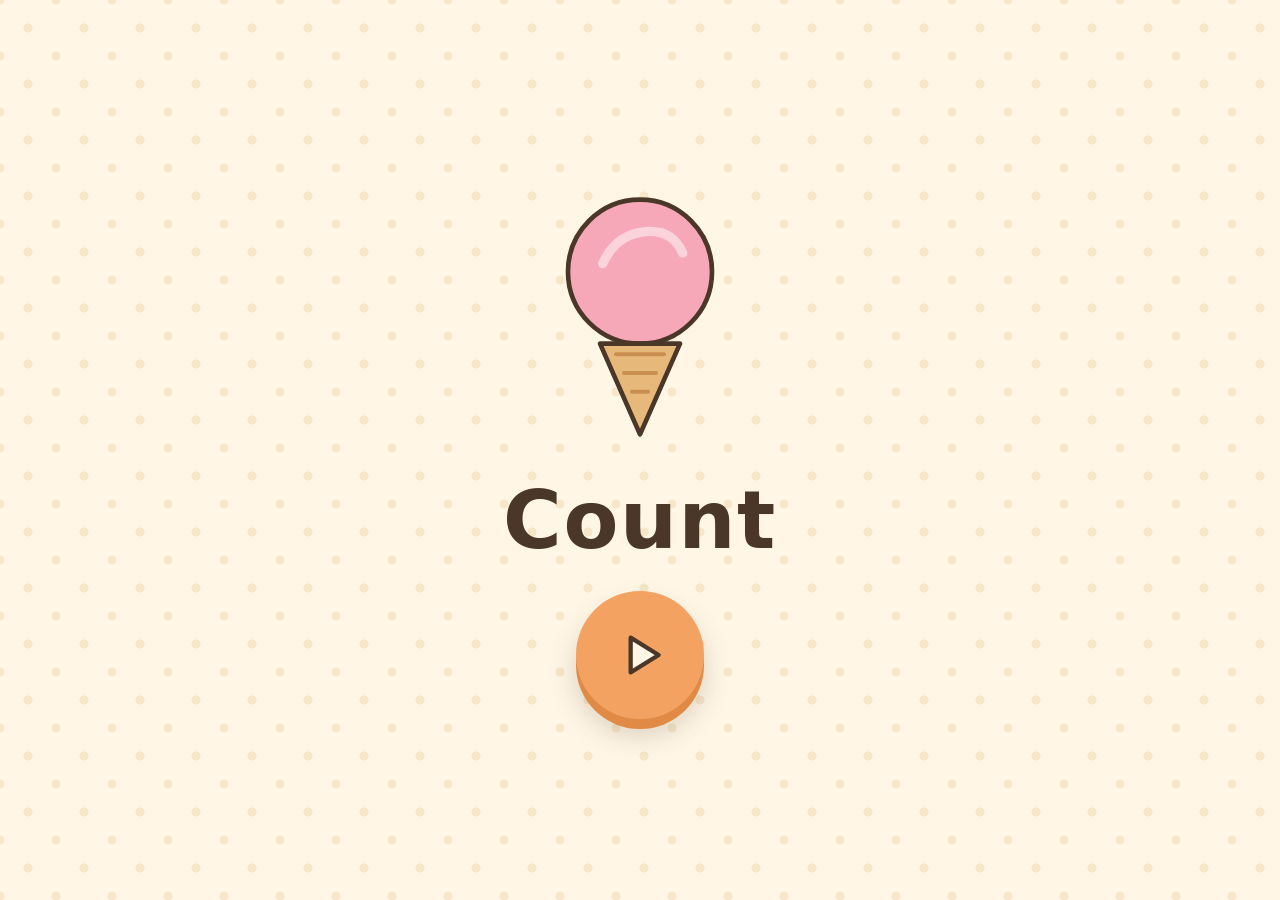
<file: games/count-the-ice-cream-cones/index.html>
<!DOCTYPE html>
<html lang="en">
<head>
<meta charset="utf-8">
<meta name="viewport" content="width=device-width, initial-scale=1, maximum-scale=1, user-scalable=no, viewport-fit=cover">
<meta name="theme-color" content="#FFF6E5">
<link rel="icon" href="data:image/svg+xml,%3Csvg xmlns='http://www.w3.org/2000/svg' viewBox='0 0 16 16'%3E%3Ccircle cx='8' cy='6' r='5' fill='%23F7A8B8' stroke='%234A3728'/%3E%3Cpath d='M4 10h8l-4 5z' fill='%23E6B87A' stroke='%234A3728'/%3E%3C/svg%3E">
<title>Count</title>
<link rel="stylesheet" href="styles.css">
</head>
<body data-state="loading">
<svg class="defs" aria-hidden="true" focusable="false">
  <defs>
    <symbol id="sym-scoop" viewBox="0 0 120 115">
      <circle cx="60" cy="60" r="54" fill="currentColor" stroke="#4A3728" stroke-width="3.5"></circle>
      <path d="M30 56 q10 -22 32 -24 q20 -2 28 16" fill="none" stroke="rgba(255,255,255,0.5)" stroke-width="7" stroke-linecap="round"></path>
      <circle cx="45" cy="82" r="6" fill="rgba(255,255,255,0.35)"></circle>
    </symbol>
    <symbol id="sym-cone" viewBox="0 0 120 85">
      <path d="M28 5 L92 5 L60 80 Z" fill="#E6B87A" stroke="#4A3728" stroke-width="3.5" stroke-linejoin="round"></path>
      <path d="M36 12 L80 12 M44 28 L71 28 M51 44 L64 44" stroke="#C98F4F" stroke-width="3" stroke-linecap="round"></path>
      <path d="M32 16 L56 74 M54 8 L72 62 M74 8 L88 50" stroke="#C98F4F" stroke-width="2" stroke-linecap="round" opacity="0.65"></path>
    </symbol>
    <symbol id="sym-logo" viewBox="0 0 120 190">
      <circle cx="60" cy="62" r="54" fill="#F7A8B8" stroke="#4A3728" stroke-width="3.5"></circle>
      <path d="M32 56 q10 -22 32 -24 q20 -2 28 16" fill="none" stroke="rgba(255,255,255,0.5)" stroke-width="7" stroke-linecap="round"></path>
      <path d="M30 116 L90 116 L60 184 Z" fill="#E6B87A" stroke="#4A3728" stroke-width="3.5" stroke-linejoin="round"></path>
      <path d="M42 124 L78 124 M48 138 L72 138 M54 152 L66 152" stroke="#C98F4F" stroke-width="3" stroke-linecap="round"></path>
    </symbol>
    <symbol id="sym-play" viewBox="0 0 24 24">
      <path d="M8.5 5.5 19 12 8.5 18.5z" fill="#FFF6E5" stroke="#4A3728" stroke-width="1.6" stroke-linejoin="round"></path>
    </symbol>
    <symbol id="sym-replay" viewBox="0 0 24 24">
      <path d="M3.5 12a8.5 8.5 0 1 0 2.6-6.1" fill="none" stroke="#FFF6E5" stroke-width="2.6" stroke-linecap="round"></path>
      <path d="M3 3v5h5" fill="none" stroke="#FFF6E5" stroke-width="2.6" stroke-linecap="round" stroke-linejoin="round"></path>
    </symbol>
    <symbol id="sym-home" viewBox="0 0 24 24">
      <path d="M3.5 10.5 12 3.5l8.5 7" fill="none" stroke="#4A3728" stroke-width="2.4" stroke-linecap="round" stroke-linejoin="round"></path>
      <path d="M5.5 9.5V20.5h13V9.5" fill="none" stroke="#4A3728" stroke-width="2.4" stroke-linecap="round" stroke-linejoin="round"></path>
      <path d="M9.5 20.5v-5.5h5v5.5" fill="none" stroke="#4A3728" stroke-width="2.4" stroke-linecap="round" stroke-linejoin="round"></path>
    </symbol>
    <symbol id="sym-arrow" viewBox="0 0 48 48">
      <path d="M24 6v26" fill="none" stroke="#4A3728" stroke-width="7" stroke-linecap="round"></path>
      <path d="M10 22 24 38l14-16" fill="none" stroke="#4A3728" stroke-width="7" stroke-linecap="round" stroke-linejoin="round"></path>
    </symbol>
    <symbol id="sym-trophy" viewBox="0 0 24 24">
      <path d="M7 3h10v6a5 5 0 0 1-10 0z" fill="#F4A261" stroke="#4A3728" stroke-width="1.6" stroke-linejoin="round"></path>
      <path d="M7 4H4.5A2.5 2.5 0 0 0 7 8.6" fill="none" stroke="#4A3728" stroke-width="1.6" stroke-linecap="round"></path>
      <path d="M17 4h2.5A2.5 2.5 0 0 1 17 8.6" fill="none" stroke="#4A3728" stroke-width="1.6" stroke-linecap="round"></path>
      <path d="M12 14v4" fill="none" stroke="#4A3728" stroke-width="1.6" stroke-linecap="round"></path>
      <path d="M8 21h8l-1-3.5H9z" fill="#F4A261" stroke="#4A3728" stroke-width="1.6" stroke-linejoin="round"></path>
    </symbol>
  </defs>
</svg>

<main id="app">
  <section class="screen screen-loading" data-screen="loading"></section>

  <section class="screen screen-title" data-screen="title">
    <button id="logo" class="logo" type="button" aria-label="Ice cream. Hold for three seconds to reset progress.">
      <svg viewBox="0 0 120 190" aria-hidden="true"><use href="#sym-logo"></use></svg>
    </button>
    <h1 class="title-word">Count</h1>
    <button id="play" class="circle-btn play-btn" type="button" aria-label="Play">
      <svg viewBox="0 0 24 24" aria-hidden="true"><use href="#sym-play"></use></svg>
    </button>
  </section>

  <section class="screen screen-play" data-screen="play">
    <button id="home-play" class="circle-btn home-btn" type="button" aria-label="Home">
      <svg viewBox="0 0 24 24" aria-hidden="true"><use href="#sym-home"></use></svg>
    </button>
    <div id="field" class="field"></div>
  </section>

  <section class="screen screen-complete" data-screen="complete">
    <button id="home-complete" class="circle-btn home-btn" type="button" aria-label="Home">
      <svg viewBox="0 0 24 24" aria-hidden="true"><use href="#sym-home"></use></svg>
    </button>
    <div class="complete-inner">
      <svg class="trophy" viewBox="0 0 24 24" aria-hidden="true"><use href="#sym-trophy"></use></svg>
      <button id="replay" class="circle-btn play-btn replay-btn" type="button" aria-label="Play again">
        <svg viewBox="0 0 24 24" aria-hidden="true"><use href="#sym-replay"></use></svg>
      </button>
    </div>
  </section>

  <canvas id="confetti" class="confetti" aria-hidden="true"></canvas>
</main>
<script src="game.js"></script>
</body>
</html>
</file>
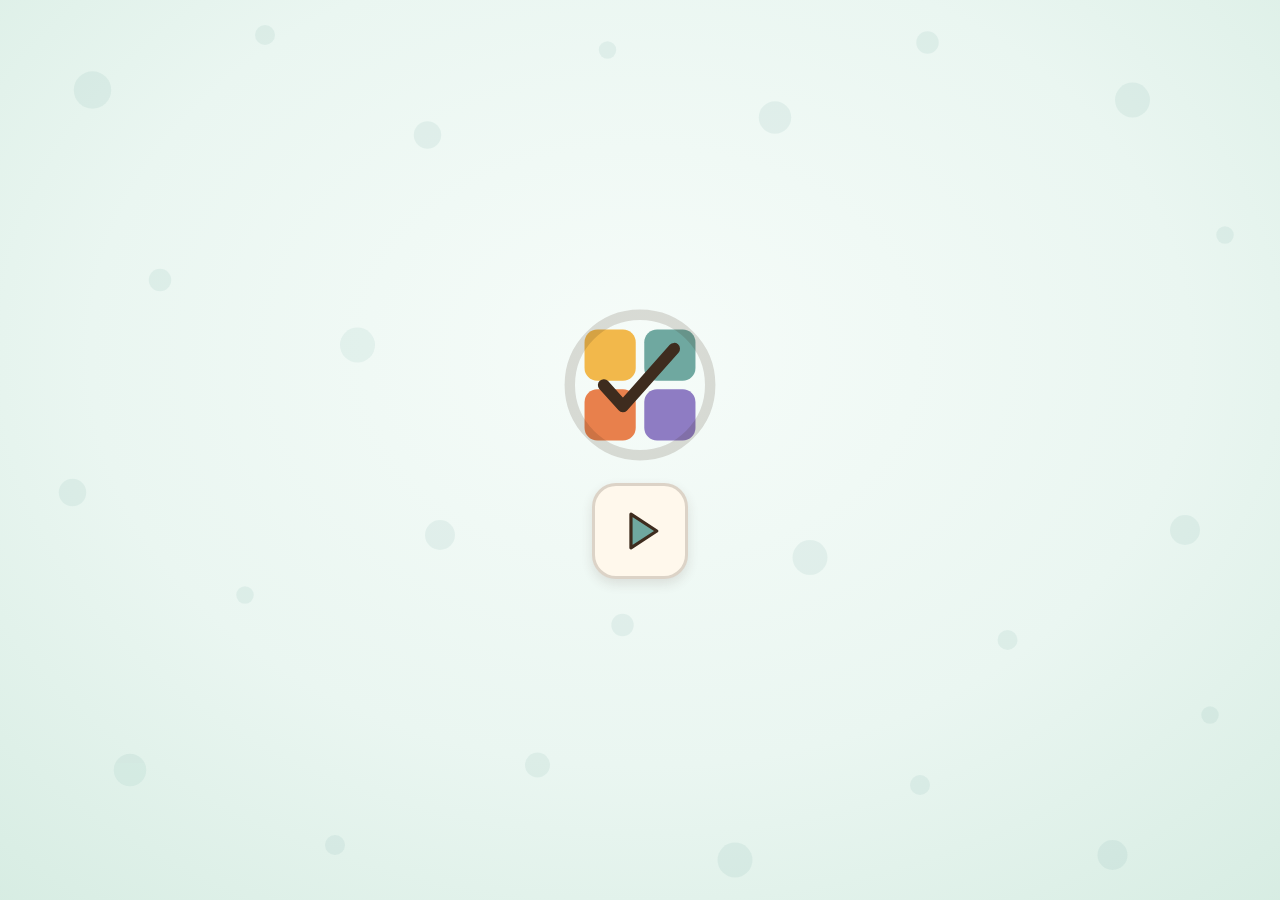
<file: games/matching-games/index.html>
<!doctype html>
<html lang="en">
<head>
<meta charset="utf-8">
<meta name="viewport" content="width=device-width, initial-scale=1, viewport-fit=cover">
<meta name="color-scheme" content="light">
<title>Play</title>
<link rel="icon" href="data:image/svg+xml,%3Csvg xmlns='http://www.w3.org/2000/svg' viewBox='0 0 64 64'%3E%3Crect x='4' y='4' width='26' height='26' rx='8' fill='%23F2B84B'/%3E%3Crect x='34' y='4' width='26' height='26' rx='8' fill='%236FA8A0'/%3E%3Crect x='4' y='34' width='26' height='26' rx='8' fill='%23E8804C'/%3E%3Crect x='34' y='34' width='26' height='26' rx='8' fill='%238E7CC3'/%3E%3C/svg%3E">
<link rel="stylesheet" href="styles.css">
</head>
<body>
<div id="app" data-state="loading">

  <!-- bg_room: soft mint play backdrop, radial gradient, subtle dots -->
  <svg class="bg-room" viewBox="0 0 1024 768" preserveAspectRatio="xMidYMid slice" aria-hidden="true" focusable="false">
    <defs>
      <radialGradient id="bgGrad" cx="50%" cy="40%" r="78%">
        <stop offset="0%" stop-color="#F6FCF9"/>
        <stop offset="55%" stop-color="#EAF6F1"/>
        <stop offset="100%" stop-color="#D6ECE2"/>
      </radialGradient>
    </defs>
    <rect width="1024" height="768" fill="url(#bgGrad)"/>
    <g fill="#6FA8A0" opacity="0.11">
      <circle cx="74" cy="96" r="15"/><circle cx="212" cy="52" r="8"/><circle cx="342" cy="132" r="11"/>
      <circle cx="486" cy="64" r="7"/><circle cx="620" cy="118" r="13"/><circle cx="742" cy="58" r="9"/>
      <circle cx="906" cy="104" r="14"/><circle cx="980" cy="212" r="7"/><circle cx="128" cy="248" r="9"/>
      <circle cx="286" cy="300" r="14"/><circle cx="58" cy="418" r="11"/><circle cx="196" cy="500" r="7"/>
      <circle cx="352" cy="452" r="12"/><circle cx="498" cy="524" r="9"/><circle cx="648" cy="470" r="14"/>
      <circle cx="806" cy="536" r="8"/><circle cx="948" cy="448" r="12"/><circle cx="104" cy="640" r="13"/>
      <circle cx="268" cy="700" r="8"/><circle cx="430" cy="636" r="10"/><circle cx="588" cy="712" r="14"/>
      <circle cx="736" cy="652" r="8"/><circle cx="890" cy="708" r="12"/><circle cx="968" cy="596" r="7"/>
    </g>
  </svg>

  <header class="topbar" id="topbar">
    <!-- HOME: 64x64, 24 px margin, top-left -->
    <button class="icon-btn home-btn" id="homeBtn" type="button" aria-label="Home" hidden>
      <svg class="art" viewBox="0 0 64 64" aria-hidden="true" focusable="false"><use href="#i-home"></use></svg>
    </button>
    <!-- prompt_card: pair pictogram + pip row (not interactive) -->
    <div class="prompt-card" id="promptCard" hidden aria-hidden="true">
      <svg class="prompt-pict" viewBox="0 0 140 140" aria-hidden="true" focusable="false"><use href="#i-prompt"></use></svg>
      <div class="pip-row" id="pipRow"></div>
    </div>
  </header>

  <main class="playfield" id="playfield">
    <div class="board" id="board" role="group" aria-label="Card board"></div>
  </main>

  <section class="screen title-screen" id="titleScreen" hidden>
    <button class="logo-btn" id="logoBtn" type="button"
            aria-label="Matching pairs board, hold three seconds to reset progress">
      <svg class="logo-art" viewBox="0 0 120 120" aria-hidden="true" focusable="false"><use href="#i-logo"></use></svg>
      <svg class="hold-ring" viewBox="0 0 120 120" aria-hidden="true" focusable="false">
        <circle class="hold-ring-track" cx="60" cy="60" r="54"></circle>
        <circle class="hold-ring-fill" id="holdRingFill" cx="60" cy="60" r="54"></circle>
      </svg>
      <svg class="hold-check" id="holdCheck" viewBox="0 0 40 40" aria-hidden="true" focusable="false"><use href="#i-check"></use></svg>
    </button>
    <button class="icon-btn play-btn" id="playBtn" type="button" aria-label="Play">
      <svg class="art" viewBox="0 0 96 96" aria-hidden="true" focusable="false"><use href="#i-play"></use></svg>
    </button>
  </section>

  <section class="screen complete-screen" id="completeScreen" hidden>
    <svg class="trophy-art" viewBox="0 0 200 200" aria-hidden="true" focusable="false"><use href="#i-trophy"></use></svg>
    <button class="icon-btn replay-btn" id="replayBtn" type="button" aria-label="Play again">
      <svg class="art" viewBox="0 0 96 96" aria-hidden="true" focusable="false"><use href="#i-replay"></use></svg>
    </button>
  </section>

  <div class="confetti-layer" id="confettiLayer" aria-hidden="true"></div>
</div>

<!-- inline SVG asset stubs (section 11) -->
<svg class="sprite" aria-hidden="true" focusable="false">
  <defs>
    <symbol id="i-home" viewBox="0 0 64 64">
      <path d="M32 8 L58 30 H50 V56 H14 V30 H6 Z" fill="#6FA8A0" stroke="#3E2C1E" stroke-width="3.5" stroke-linejoin="round"/>
      <rect x="25" y="38" width="14" height="18" rx="4" fill="#FFF8EC" stroke="#3E2C1E" stroke-width="3.5"/>
    </symbol>
    <symbol id="i-play" viewBox="0 0 96 96">
      <path d="M34 22 L74 48 L34 74 Z" fill="#6FA8A0" stroke="#3E2C1E" stroke-width="5" stroke-linejoin="round"/>
    </symbol>
    <symbol id="i-replay" viewBox="0 0 96 96">
      <path d="M48 18 A30 30 0 1 1 18 48" fill="none" stroke="#6FA8A0" stroke-width="10" stroke-linecap="round"/>
      <path d="M40 4 L40 32 L64 18 Z" fill="#6FA8A0" stroke="#3E2C1E" stroke-width="4" stroke-linejoin="round"/>
    </symbol>
    <symbol id="i-check" viewBox="0 0 40 40">
      <circle cx="20" cy="20" r="18.5" fill="#FFF8EC" stroke="#3E2C1E" stroke-width="2.5"/>
      <path d="M10 21 L17 28 L31 11" fill="none" stroke="#7BC47F" stroke-width="7" stroke-linecap="round" stroke-linejoin="round"/>
    </symbol>
    <symbol id="i-logo" viewBox="0 0 120 120">
      <rect x="8" y="8" width="48" height="48" rx="12" fill="#F2B84B"/>
      <rect x="64" y="8" width="48" height="48" rx="12" fill="#6FA8A0"/>
      <rect x="8" y="64" width="48" height="48" rx="12" fill="#E8804C"/>
      <rect x="64" y="64" width="48" height="48" rx="12" fill="#8E7CC3"/>
      <path d="M26 60 L44 80 L92 26" fill="none" stroke="#3E2C1E" stroke-width="11" stroke-linecap="round" stroke-linejoin="round"/>
    </symbol>
    <symbol id="i-prompt" viewBox="0 0 140 140">
      <rect x="10" y="16" width="66" height="84" rx="14" fill="#6FA8A0" opacity="0.85"/>
      <rect x="48" y="34" width="70" height="88" rx="14" fill="#F2B84B"/>
      <path d="M62 80 L78 96 L106 60" fill="none" stroke="#3E2C1E" stroke-width="10" stroke-linecap="round" stroke-linejoin="round"/>
    </symbol>
    <symbol id="i-trophy" viewBox="0 0 200 200">
      <path d="M62 40 H38 a22 30 0 0 0 26 38" fill="none" stroke="#E8B45C" stroke-width="13" stroke-linecap="round"/>
      <path d="M138 40 H162 a22 30 0 0 1 -26 38" fill="none" stroke="#E8B45C" stroke-width="13" stroke-linecap="round"/>
      <path d="M52 26 h96 v34 a48 48 0 0 1 -96 0 Z" fill="#F2B84B" stroke="#3E2C1E" stroke-width="5" stroke-linejoin="round"/>
      <path d="M100 42 l6 12 13 2 -9 9 2 13 -12 -6 -12 6 2 -13 -9 -9 13 -2 Z" fill="#FFF8EC"/>
      <rect x="90" y="106" width="20" height="32" fill="#E8B45C" stroke="#3E2C1E" stroke-width="5"/>
      <rect x="58" y="136" width="84" height="18" rx="9" fill="#E8B45C" stroke="#3E2C1E" stroke-width="5"/>
      <rect x="42" y="154" width="116" height="22" rx="11" fill="#F2B84B" stroke="#3E2C1E" stroke-width="5"/>
    </symbol>
  </defs>
</svg>

<script type="module" src="game.js"></script>
</body>
</html>
</file>
<file: games/count-the-ice-cream-cones/styles.css>
:root{
  --bg:#FFF6E5;
  --ink:#4A3728;
  --accent:#F4A261;
  --accent-dark:#E08A45;
  --success:#7BC47F;
  --cream:#FFF3D6;
  --dot:#F7E6C8;
}
*,*::before,*::after{box-sizing:border-box;}
html,body{height:100%;}
body{
  margin:0;
  overflow:hidden;
  color:var(--ink);
  font-family:ui-rounded,"SF Pro Rounded",system-ui,-apple-system,"Segoe UI",sans-serif;
  background-color:var(--bg);
  background-image:radial-gradient(var(--dot) 11%,transparent 12%),radial-gradient(var(--dot) 11%,transparent 12%);
  background-size:56px 56px;
  background-position:0 0,28px 28px;
  -webkit-tap-highlight-color:transparent;
  -webkit-touch-callout:none;
  user-select:none;
  -webkit-user-select:none;
  touch-action:manipulation;
}
button{font-family:inherit;color:inherit;}
button:focus-visible{outline:4px solid var(--ink);outline-offset:4px;}
.defs{position:absolute;width:0;height:0;overflow:hidden;}
.screen{position:fixed;inset:0;display:none;}
body[data-state="loading"] .screen-loading{display:block;}
body[data-state="title"] .screen-title{display:flex;}
body[data-state="playing"] .screen-play,
body[data-state="celebrating"] .screen-play{display:block;}
body[data-state="complete"] .screen-complete{display:flex;}

.screen-title,.screen-complete{
  flex-direction:column;
  align-items:center;
  justify-content:center;
  gap:24px;
  padding:24px;
}
.logo{background:none;border:0;padding:8px;cursor:pointer;border-radius:24px;line-height:0;}
.logo svg{width:clamp(96px,18vw,160px);height:auto;}
.logo.shimmer{animation:shimmer .9s ease-in-out 2;}
@keyframes shimmer{
  0%,100%{filter:none;transform:scale(1);}
  50%{filter:drop-shadow(0 0 22px var(--accent)) brightness(1.08);transform:scale(1.06);}
}
.title-word{margin:0;font-size:clamp(40px,7vw,80px);font-weight:800;letter-spacing:.02em;}
.circle-btn{display:grid;place-items:center;border-radius:50%;cursor:pointer;border:0;}
.play-btn{
  width:128px;height:128px;min-width:96px;min-height:96px;
  background:var(--accent);
  box-shadow:0 10px 0 var(--accent-dark),0 16px 28px rgba(74,55,40,.2);
  transition:transform .08s ease,box-shadow .08s ease;
}
.play-btn svg{width:64px;height:64px;}
.play-btn:active{transform:translateY(8px);box-shadow:0 2px 0 var(--accent-dark),0 4px 10px rgba(74,55,40,.2);}
.replay-btn{width:112px;height:112px;}
.replay-btn svg{width:56px;height:56px;}
.home-btn{
  position:fixed;top:24px;left:24px;z-index:30;
  width:72px;height:72px;min-width:64px;min-height:64px;
  background:var(--cream);
  border:3px solid rgba(74,55,40,.65);
  box-shadow:0 6px 0 rgba(74,55,40,.18);
  transition:transform .08s ease,box-shadow .08s ease;
}
.home-btn svg{width:40px;height:40px;}
.home-btn:active{transform:translateY(5px);box-shadow:0 2px 0 rgba(74,55,40,.18);}
.field{
  position:fixed;inset:0;z-index:1;
  display:flex;flex-direction:column;align-items:center;justify-content:center;
  gap:18px;
  padding:104px 24px 32px;
  touch-action:none;
}
.row{display:flex;align-items:flex-end;justify-content:center;gap:var(--gap,12px);}
.cone{
  position:relative;display:block;padding:0;background:none;border:0;
  width:var(--cone-w,120px);
  cursor:pointer;touch-action:none;
  color:var(--scoop,#F7A8B8);
  border-radius:20px;
}
.cone:focus-visible{outline:4px solid var(--ink);outline-offset:6px;}
.cone .art{display:flex;flex-direction:column;align-items:center;width:100%;}
.cone .scoop-svg{display:block;width:100%;height:auto;}
.cone .cone-svg{display:block;width:88%;height:auto;margin-top:-6%;}
.cone.bounce .art{animation:cone-bounce .1s ease-out;}
@keyframes cone-bounce{
  0%,100%{transform:translateY(0);}
  50%{transform:translateY(-14px);}
}
.badge{
  position:absolute;left:50%;bottom:calc(100% + 8px);
  transform:translateX(-50%);
  display:none;
  min-width:1.05em;
  padding:.04em .16em .1em;
  background:var(--cream);
  border:2px solid var(--ink);
  border-radius:.24em;
  font-size:var(--badge-font,96px);
  font-weight:800;
  line-height:1;
  text-align:center;
  color:var(--ink);
  box-shadow:0 5px 0 rgba(74,55,40,.12);
}
.badge.show{display:block;animation:badge-pop .15s ease-out both;}
@keyframes badge-pop{
  0%{transform:translateX(-50%) scale(0);}
  100%{transform:translateX(-50%) scale(1);}
}
.badge.pulse{animation:badge-pulse .12s ease-in-out;}
@keyframes badge-pulse{
  0%,100%{transform:translateX(-50%) scale(1);}
  50%{transform:translateX(-50%) scale(1.1);}
}
.field.celebrating .badge{animation:badge-celebrate .6s ease-in-out infinite;}
@keyframes badge-celebrate{
  0%,100%{transform:translateX(-50%) scale(1);}
  50%{transform:translateX(-50%) scale(1.15);}
}
.hint-arrow{
  position:absolute;left:50%;bottom:calc(100% + 8px);
  transform:translateX(-50%);
  width:48px;height:48px;
  pointer-events:none;
  animation:arrow-bounce 1.1s ease-in-out infinite;
}
.hint-arrow svg{width:100%;height:100%;}
@keyframes arrow-bounce{
  0%,100%{transform:translateX(-50%) translateY(0);}
  50%{transform:translateX(-50%) translateY(-14px);}
}
.complete-inner{display:flex;flex-direction:column;align-items:center;gap:32px;}
.trophy{width:min(240px,40vh);height:auto;animation:trophy-pop .6s ease-out both;}
@keyframes trophy-pop{
  0%{transform:scale(0);}
  70%{transform:scale(1.1);}
  100%{transform:scale(1);}
}
.confetti{position:fixed;inset:0;z-index:40;pointer-events:none;}
</file>
<file: games/matching-games/styles.css>
/* Matching games (Logic+) — "Pair up"
   Palette + layout numbers per spec section 8 / 11. */

:root {
  --bg: #EAF6F1;
  --ink: #3E2C1E;
  --cream: #FFF8EC;
  --teal: #6FA8A0;
  --gold: #F2B84B;
  --coral: #E8804C;
  --coral-stroke: #E2735C;
  --green: #7BC47F;
  --deep-green: #5FA463;
  --violet: #8E7CC3;
  --brick: #C96B58;
  --sand: #E8B45C;
  --sky: #A9C9E8;

  /* layout numbers, recomputed by game.js per viewport */
  --topbar: 144px;
  --home: 64px;
  --prompt: 140px;
  --pip: 10px;
  --pip-gap: 5px;
  --gap: 16px;
  --card: 140px;
  --cols: 3;
  --play-w: 960px;
  --play-h: 600px;
}

* { box-sizing: border-box; }

[hidden] { display: none !important; }

html, body {
  height: 100%;
  margin: 0;
  overflow: hidden;
  background: var(--bg);
  color: var(--ink);
  font-family: ui-rounded, system-ui, -apple-system, "Segoe UI", "Trebuchet MS", sans-serif;
  -webkit-user-select: none;
  user-select: none;
  -webkit-tap-highlight-color: transparent;
  touch-action: manipulation;
}

#app { position: fixed; inset: 0; overflow: hidden; }

.bg-room { position: absolute; inset: 0; width: 100%; height: 100%; display: block; }

.sprite { position: absolute; width: 0; height: 0; overflow: hidden; }

/* ---------- controls ---------- */

.icon-btn {
  appearance: none;
  border: 0;
  padding: 0;
  margin: 0;
  background: transparent;
  cursor: pointer;
  display: block;
  transition: transform 80ms ease-out;
  transform: scale(1);
}
.icon-btn.pressed { transform: scale(0.95); }
.icon-btn .art { display: block; width: 100%; height: 100%; }

.home-btn {
  position: absolute;
  left: 24px;
  top: 24px;
  width: var(--home);
  height: var(--home);
  border-radius: 16px;
}

.play-btn, .replay-btn {
  width: 96px;
  height: 96px;
  border-radius: 24px;
  padding: 14px;
  background: var(--cream);
  border: 3px solid rgba(62, 44, 30, 0.18);
  box-shadow: 0 5px 12px rgba(62, 44, 30, 0.12);
}

:focus-visible {
  outline: 4px solid var(--ink);
  outline-offset: 3px;
}

/* ---------- top bar + prompt card ---------- */

.topbar {
  position: absolute;
  left: 0;
  right: 0;
  top: 0;
  height: var(--topbar);
  display: flex;
  align-items: center;
  justify-content: center;
}

.prompt-card {
  position: relative;
  width: var(--prompt);
  height: var(--prompt);
  border-radius: calc(var(--prompt) * 0.14);
  background: var(--cream);
  border: 3px solid rgba(62, 44, 30, 0.18);
  box-shadow: 0 5px 12px rgba(62, 44, 30, 0.12);
  display: flex;
  align-items: center;
  justify-content: center;
}
.prompt-pict { width: 74%; height: 74%; }

.pip-row {
  position: absolute;
  left: 0;
  right: 0;
  bottom: calc(var(--prompt) * 0.06);
  display: flex;
  align-items: center;
  justify-content: center;
  gap: var(--pip-gap);
}
.pip {
  position: relative;
  flex: 0 0 var(--pip);   /* fixed ⌀: the 8-pip row must not shrink inside the 96 px card (§8) */
  width: var(--pip);
  height: var(--pip);
  border-radius: 50%;
  border: 2px solid rgba(62, 44, 30, 0.35);
}
.pip .fill {
  position: absolute;
  inset: -2px;
  border-radius: 50%;
  background: var(--deep-green);
  transform: scale(0);
}

/* ---------- play field + board ---------- */

.playfield {
  position: absolute;
  left: 0;
  right: 0;
  top: var(--topbar);
  height: var(--play-h);
  display: flex;
  align-items: center;
  justify-content: center;
}

.board {
  display: grid;
  grid-template-columns: repeat(var(--cols), var(--card));
  gap: var(--gap);
}

.card {
  position: relative;
  width: var(--card);
  height: var(--card);
  transform: translateY(0);
  transition: transform 150ms ease-out;
  cursor: pointer;
}
.card.selected { transform: translateY(-6px); }
.card.board-frozen { pointer-events: none; }

.card-inner {
  position: absolute;
  inset: 0;
  transform-origin: 50% 50%;
  opacity: 1;
  transition: opacity 300ms ease;
}
.card.matched .card-inner { opacity: 0.70; }

.card-face {
  position: absolute;
  inset: 0;
  border-radius: calc(var(--card) * 0.12);
  background: var(--cream);
  border: 3px solid rgba(62, 44, 30, 0.18);
  box-shadow: 0 4px 10px rgba(62, 44, 30, 0.13);
}

.glyph {
  position: absolute;
  inset: 0;
  display: flex;
  align-items: center;
  justify-content: center;
}
.glyph svg {
  width: max(36px, calc(var(--card) * 0.62));
  height: max(36px, calc(var(--card) * 0.62));
  display: block;
}

.ring, .flash-white, .flash-coral, .halo {
  position: absolute;
  inset: 0;
  border-radius: calc(var(--card) * 0.12);
  pointer-events: none;
  opacity: 0;
}
.ring { border: 6px solid var(--gold); transition: opacity 150ms linear; }
.card.selected .ring { opacity: 0.9; }
.flash-white { background: #FFFFFF; opacity: 0; }
.flash-coral { border: 4px solid var(--coral-stroke); opacity: 0; }
.halo { border: 6px solid var(--gold); opacity: 0; transform-origin: 50% 50%; }

.check {
  position: absolute;
  right: 2%;
  bottom: 2%;
  width: 40%;
  height: 40%;
  opacity: 0;
  transform-origin: 70% 70%;
}
.card.matched .check { opacity: 1; }

/* ---------- screens ---------- */

.screen {
  position: absolute;
  inset: 0;
  display: flex;
  flex-direction: column;
  align-items: center;
  justify-content: center;
  gap: 28px;
  pointer-events: none;
}
.screen > * { pointer-events: auto; }

.title-screen { gap: 34px; }

.logo-btn {
  position: relative;
  appearance: none;
  border: 0;
  background: transparent;
  padding: 0;
  width: 128px;
  height: 128px;
  border-radius: 22px;
  cursor: pointer;
  transition: transform 80ms ease-out;
}
.logo-btn.pressed { transform: scale(0.95); }
.logo-art { width: 100%; height: 100%; display: block; }

.hold-ring {
  position: absolute;
  inset: -14px;
  width: calc(100% + 28px);
  height: calc(100% + 28px);
  pointer-events: none;
}
.hold-ring-track {
  fill: none;
  stroke: rgba(62, 44, 30, 0.16);
  stroke-width: 8;
}
.hold-ring-fill {
  fill: none;
  stroke: var(--gold);
  stroke-width: 8;
  stroke-linecap: round;
  stroke-dasharray: 339.3;
  stroke-dashoffset: 339.3;
  transform: rotate(-90deg);
  transform-origin: 60px 60px;
  opacity: 0;
}
.hold-ring-fill.holding { opacity: 1; }

.hold-check {
  position: absolute;
  inset: 20%;
  width: 60%;
  height: 60%;
  opacity: 0;
  pointer-events: none;
}

.trophy-art {
  width: 200px;
  height: 200px;
  display: block;
}

.confetti-layer {
  position: absolute;
  inset: 0;
  overflow: hidden;
  pointer-events: none;
}
.particle {
  position: absolute;
  width: 12px;
  height: 18px;
  border-radius: 3px;
  opacity: 0.95;
}
</file>
